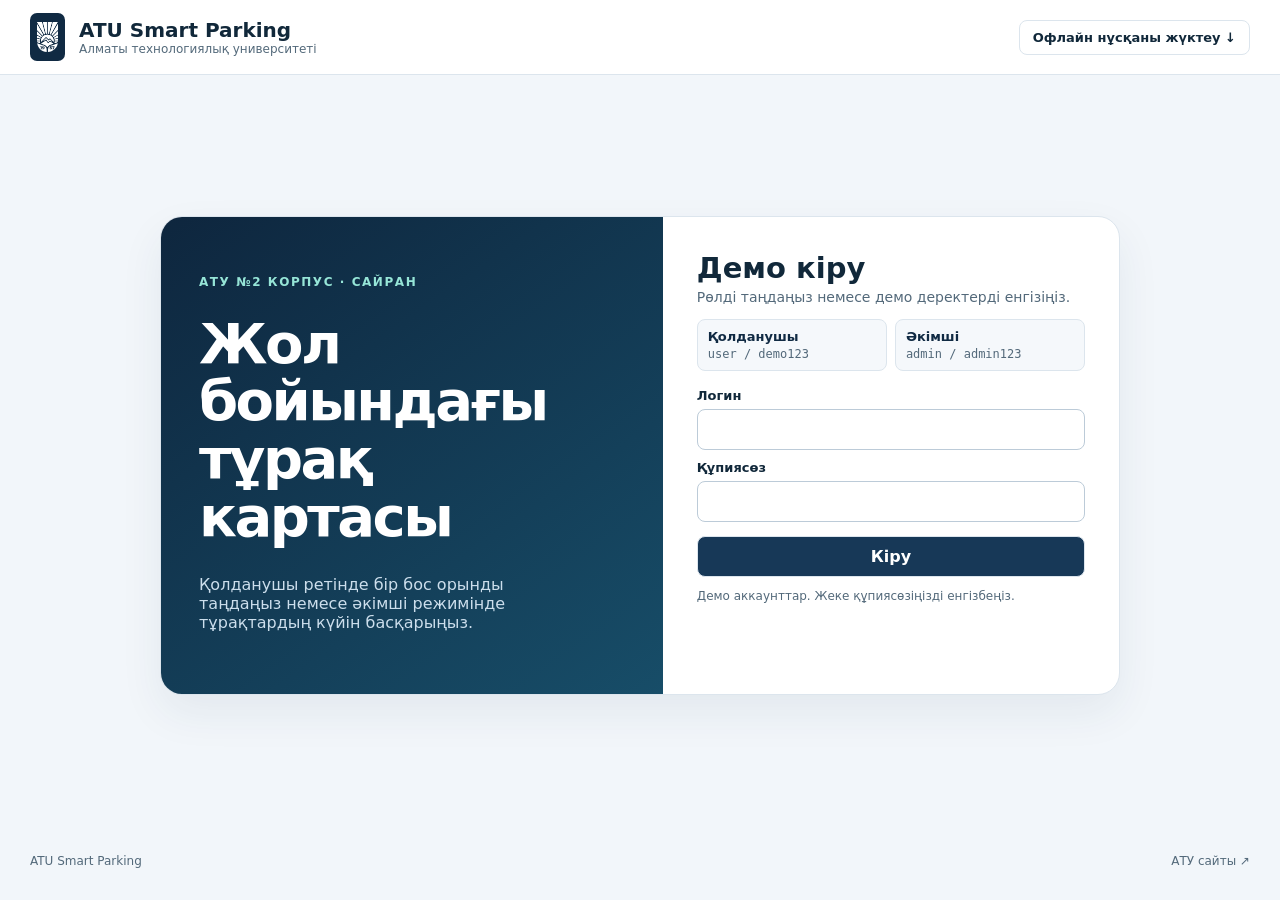
<file: docs/index.html>
<!doctype html>
<html lang="kk">
<head>
<meta charset="utf-8">
<meta name="viewport" content="width=device-width, initial-scale=1">
<meta name="description" content="АТУ Сайран кампусының интерактивті тұрақ картасы">
<title>ATU Smart Parking</title>
<link rel="icon" href="atu.svg" type="image/svg+xml">
<link rel="stylesheet" href="leaflet.css">
<link rel="stylesheet" href="style.css">
<script defer src="leaflet.js"></script>
<script defer src="campus-map.js"></script>
<script defer src="app.js"></script>
<script defer src="login.js"></script>
</head>
<body>
<header><div class="top wrap">
<a class="brand" href="./"><img src="atu.svg" alt="АТУ логотипі"><span>ATU <strong>Smart Parking</strong><small>Алматы технологиялық университеті</small></span></a>
<div class="top-actions">
<a class="campus" id="offline-download" href="atu-parking-offline.html" download>Офлайн нұсқаны жүктеу ↓</a>
<span id="active-role" class="role-tag" hidden></span>
<button id="sign-out" class="campus" type="button" hidden>Шығу</button>
</div>
</div></header>
<main class="wrap login-main" id="login">
<section class="login-panel" aria-labelledby="login-title">
<div class="login-intro">
<p class="location">АТУ №2 КОРПУС · САЙРАН</p>
<h1>Жол бойындағы тұрақ картасы</h1>
<p>Қолданушы ретінде бір бос орынды таңдаңыз немесе әкімші режимінде тұрақтардың күйін басқарыңыз.</p>
</div>
<div class="login-form">
<h2 id="login-title">Демо кіру</h2>
<p>Рөлді таңдаңыз немесе демо деректерді енгізіңіз.</p>
<div class="demo-accounts" aria-label="Демо аккаунттар">
<button type="button" data-demo="user"><strong>Қолданушы</strong><small>user / demo123</small></button>
<button type="button" data-demo="admin"><strong>Әкімші</strong><small>admin / admin123</small></button>
</div>
<form id="login-form">
<label for="username">Логин</label>
<input id="username" name="username" type="text" autocapitalize="none" spellcheck="false" autocomplete="off" required>
<label for="password">Құпиясөз</label>
<input id="password" name="password" type="password" autocomplete="off" required>
<p class="login-error" id="login-error" role="alert" hidden>Демо логин немесе құпиясөз қате.</p>
<button type="submit">Кіру</button>
</form>
<p class="login-note">Демо аккаунттар. Жеке құпиясөзіңізді енгізбеңіз.</p>
</div>
</section>
</main>
<main class="wrap" id="dashboard" hidden>
<section class="hero" aria-labelledby="title">
<div class="hero-content"><p class="location">● &nbsp; АЛМАТЫ · АТУ №2 КОРПУС</p>
<h1 id="title">Сайран кампусының<br>тұрақ картасы</h1>
<p>Картадан тұрақ орнын таңдаңыз және демо модельдегі күйін тексеріңіз.</p>
<button id="find-free" type="button" hidden>Бос орын таңдау ↓</button></div>
<div class="hero-art" aria-hidden="true"><span>P</span></div>
</section>
<section class="stats" aria-label="Тұрақ статистикасы">
<div><span class="dot total"></span><span>Барлық орын</span><strong id="total"></strong></div>
<div><span class="dot free"></span><span>Бос орын</span><strong id="free"></strong></div>
<div><span class="dot busy"></span><span>Бос емес</span><strong id="busy"></strong></div>
</section>
<section class="workspace" aria-label="Карта және тұрақ орындары">
<div class="panel map-panel">
<div class="panel-head"><div><h2>Кампус картасы</h2><p>Фурқат көшесі, 348/4 · Алматы · Офлайн карта</p></div><button id="recenter" type="button" title="Кампусқа оралу" aria-label="Кампусқа оралу">◎</button></div>
<div id="map" aria-label="Сайран кампусының интерактивті картасы"></div>
<div id="map-warning" hidden>Интерактивті карта жүктелмеді.</div>
<div class="legend"><span><i class="dot free"></i>Бос</span><span><i class="dot busy"></i>Бос емес</span><span><i class="dot paid-key"></i>Ақылы орын</span><span><i class="dot total"></i>АТУ корпусы</span></div>
</div>
<aside class="panel side">
<div class="panel-head"><div><h2>Тұрақ орындары</h2><p>Картадан немесе тізімнен таңдаңыз</p></div></div>
<div class="filters" aria-label="Күй бойынша сүзгі"><button data-filter="all" aria-pressed="true">Барлығы</button><button data-filter="free" aria-pressed="false">Бос</button><button data-filter="busy" aria-pressed="false">Бос емес</button></div>
<div id="reservation" class="reservation" tabindex="-1" hidden><span id="reservation-text"></span><button type="button" id="cancel-reservation" hidden>Броньды болдырмау</button></div>
<div id="spots" class="spots"></div>
<div class="detail" id="detail" hidden><div><strong id="choice"></strong><span id="chosen-status"></span></div><p id="chosen-road"></p><button id="toggle" type="button" hidden></button></div>
</aside>
</section>
<section class="notice"><div><strong>Демо режим</strong><p>Көшелер мен ғимараттар OpenStreetMap дерегінен алынды. Жол жиегіндегі орындар демо үшін сызылды. Олардың нақты тұрақ екені тексерілмеген және күйлері датчиктен алынбайды.</p></div><button id="reset" type="button" hidden>Күйлерді қалпына келтіру</button></section>
<span id="announcement" class="sr-only" role="status"></span>
</main>
<dialog id="payment-dialog" aria-labelledby="payment-title">
<form method="dialog">
<h2 id="payment-title">Ақылы орынды брондау</h2>
<p id="payment-spot"></p>
<p>Көрсетілген сома бір броньға есептеледі. Демо режимде ақша алынбайды.</p>
<div class="payment-actions"><button value="cancel" autofocus>Бас тарту</button><button value="confirm">Демо төлемді растау</button></div>
</form>
</dialog>
<footer class="wrap"><span id="offline-state">ATU Smart Parking</span><a href="https://atu.edu.kz/kk/" target="_blank" rel="noopener">АТУ сайты ↗</a></footer>
</body>
</html>
</file>
<file: docs/leaflet.css>
/* required styles */

.leaflet-pane,
.leaflet-tile,
.leaflet-marker-icon,
.leaflet-marker-shadow,
.leaflet-tile-container,
.leaflet-pane > svg,
.leaflet-pane > canvas,
.leaflet-zoom-box,
.leaflet-image-layer,
.leaflet-layer {
	position: absolute;
	left: 0;
	top: 0;
	}
.leaflet-container {
	overflow: hidden;
	}
.leaflet-tile,
.leaflet-marker-icon,
.leaflet-marker-shadow {
	-webkit-user-select: none;
	   -moz-user-select: none;
	        user-select: none;
	  -webkit-user-drag: none;
	}
/* Prevents IE11 from highlighting tiles in blue */
.leaflet-tile::selection {
	background: transparent;
}
/* Safari renders non-retina tile on retina better with this, but Chrome is worse */
.leaflet-safari .leaflet-tile {
	image-rendering: -webkit-optimize-contrast;
	}
/* hack that prevents hw layers "stretching" when loading new tiles */
.leaflet-safari .leaflet-tile-container {
	width: 1600px;
	height: 1600px;
	-webkit-transform-origin: 0 0;
	}
.leaflet-marker-icon,
.leaflet-marker-shadow {
	display: block;
	}
/* .leaflet-container svg: reset svg max-width decleration shipped in Joomla! (joomla.org) 3.x */
/* .leaflet-container img: map is broken in FF if you have max-width: 100% on tiles */
.leaflet-container .leaflet-overlay-pane svg {
	max-width: none !important;
	max-height: none !important;
	}
.leaflet-container .leaflet-marker-pane img,
.leaflet-container .leaflet-shadow-pane img,
.leaflet-container .leaflet-tile-pane img,
.leaflet-container img.leaflet-image-layer,
.leaflet-container .leaflet-tile {
	max-width: none !important;
	max-height: none !important;
	width: auto;
	padding: 0;
	}

.leaflet-container img.leaflet-tile {
	/* See: https://bugs.chromium.org/p/chromium/issues/detail?id=600120 */
	mix-blend-mode: plus-lighter;
}

.leaflet-container.leaflet-touch-zoom {
	-ms-touch-action: pan-x pan-y;
	touch-action: pan-x pan-y;
	}
.leaflet-container.leaflet-touch-drag {
	-ms-touch-action: pinch-zoom;
	/* Fallback for FF which doesn't support pinch-zoom */
	touch-action: none;
	touch-action: pinch-zoom;
}
.leaflet-container.leaflet-touch-drag.leaflet-touch-zoom {
	-ms-touch-action: none;
	touch-action: none;
}
.leaflet-container {
	-webkit-tap-highlight-color: transparent;
}
.leaflet-container a {
	-webkit-tap-highlight-color: rgba(51, 181, 229, 0.4);
}
.leaflet-tile {
	filter: inherit;
	visibility: hidden;
	}
.leaflet-tile-loaded {
	visibility: inherit;
	}
.leaflet-zoom-box {
	width: 0;
	height: 0;
	-moz-box-sizing: border-box;
	     box-sizing: border-box;
	z-index: 800;
	}
/* workaround for https://bugzilla.mozilla.org/show_bug.cgi?id=888319 */
.leaflet-overlay-pane svg {
	-moz-user-select: none;
	}

.leaflet-pane         { z-index: 400; }

.leaflet-tile-pane    { z-index: 200; }
.leaflet-overlay-pane { z-index: 400; }
.leaflet-shadow-pane  { z-index: 500; }
.leaflet-marker-pane  { z-index: 600; }
.leaflet-tooltip-pane   { z-index: 650; }
.leaflet-popup-pane   { z-index: 700; }

.leaflet-map-pane canvas { z-index: 100; }
.leaflet-map-pane svg    { z-index: 200; }

.leaflet-vml-shape {
	width: 1px;
	height: 1px;
	}
.lvml {
	behavior: url(#default#VML);
	display: inline-block;
	position: absolute;
	}


/* control positioning */

.leaflet-control {
	position: relative;
	z-index: 800;
	pointer-events: visiblePainted; /* IE 9-10 doesn't have auto */
	pointer-events: auto;
	}
.leaflet-top,
.leaflet-bottom {
	position: absolute;
	z-index: 1000;
	pointer-events: none;
	}
.leaflet-top {
	top: 0;
	}
.leaflet-right {
	right: 0;
	}
.leaflet-bottom {
	bottom: 0;
	}
.leaflet-left {
	left: 0;
	}
.leaflet-control {
	float: left;
	clear: both;
	}
.leaflet-right .leaflet-control {
	float: right;
	}
.leaflet-top .leaflet-control {
	margin-top: 10px;
	}
.leaflet-bottom .leaflet-control {
	margin-bottom: 10px;
	}
.leaflet-left .leaflet-control {
	margin-left: 10px;
	}
.leaflet-right .leaflet-control {
	margin-right: 10px;
	}


/* zoom and fade animations */

.leaflet-fade-anim .leaflet-popup {
	opacity: 0;
	-webkit-transition: opacity 0.2s linear;
	   -moz-transition: opacity 0.2s linear;
	        transition: opacity 0.2s linear;
	}
.leaflet-fade-anim .leaflet-map-pane .leaflet-popup {
	opacity: 1;
	}
.leaflet-zoom-animated {
	-webkit-transform-origin: 0 0;
	    -ms-transform-origin: 0 0;
	        transform-origin: 0 0;
	}
svg.leaflet-zoom-animated {
	will-change: transform;
}

.leaflet-zoom-anim .leaflet-zoom-animated {
	-webkit-transition: -webkit-transform 0.25s cubic-bezier(0,0,0.25,1);
	   -moz-transition:    -moz-transform 0.25s cubic-bezier(0,0,0.25,1);
	        transition:         transform 0.25s cubic-bezier(0,0,0.25,1);
	}
.leaflet-zoom-anim .leaflet-tile,
.leaflet-pan-anim .leaflet-tile {
	-webkit-transition: none;
	   -moz-transition: none;
	        transition: none;
	}

.leaflet-zoom-anim .leaflet-zoom-hide {
	visibility: hidden;
	}


/* cursors */

.leaflet-interactive {
	cursor: pointer;
	}
.leaflet-grab {
	cursor: -webkit-grab;
	cursor:    -moz-grab;
	cursor:         grab;
	}
.leaflet-crosshair,
.leaflet-crosshair .leaflet-interactive {
	cursor: crosshair;
	}
.leaflet-popup-pane,
.leaflet-control {
	cursor: auto;
	}
.leaflet-dragging .leaflet-grab,
.leaflet-dragging .leaflet-grab .leaflet-interactive,
.leaflet-dragging .leaflet-marker-draggable {
	cursor: move;
	cursor: -webkit-grabbing;
	cursor:    -moz-grabbing;
	cursor:         grabbing;
	}

/* marker & overlays interactivity */
.leaflet-marker-icon,
.leaflet-marker-shadow,
.leaflet-image-layer,
.leaflet-pane > svg path,
.leaflet-tile-container {
	pointer-events: none;
	}

.leaflet-marker-icon.leaflet-interactive,
.leaflet-image-layer.leaflet-interactive,
.leaflet-pane > svg path.leaflet-interactive,
svg.leaflet-image-layer.leaflet-interactive path {
	pointer-events: visiblePainted; /* IE 9-10 doesn't have auto */
	pointer-events: auto;
	}

/* visual tweaks */

.leaflet-container {
	background: #ddd;
	outline-offset: 1px;
	}
.leaflet-container a {
	color: #0078A8;
	}
.leaflet-zoom-box {
	border: 2px dotted #38f;
	background: rgba(255,255,255,0.5);
	}


/* general typography */
.leaflet-container {
	font-family: "Helvetica Neue", Arial, Helvetica, sans-serif;
	font-size: 12px;
	font-size: 0.75rem;
	line-height: 1.5;
	}


/* general toolbar styles */

.leaflet-bar {
	box-shadow: 0 1px 5px rgba(0,0,0,0.65);
	border-radius: 4px;
	}
.leaflet-bar a {
	background-color: #fff;
	border-bottom: 1px solid #ccc;
	width: 26px;
	height: 26px;
	line-height: 26px;
	display: block;
	text-align: center;
	text-decoration: none;
	color: black;
	}
.leaflet-bar a,
.leaflet-control-layers-toggle {
	background-position: 50% 50%;
	background-repeat: no-repeat;
	display: block;
	}
.leaflet-bar a:hover,
.leaflet-bar a:focus {
	background-color: #f4f4f4;
	}
.leaflet-bar a:first-child {
	border-top-left-radius: 4px;
	border-top-right-radius: 4px;
	}
.leaflet-bar a:last-child {
	border-bottom-left-radius: 4px;
	border-bottom-right-radius: 4px;
	border-bottom: none;
	}
.leaflet-bar a.leaflet-disabled {
	cursor: default;
	background-color: #f4f4f4;
	color: #bbb;
	}

.leaflet-touch .leaflet-bar a {
	width: 30px;
	height: 30px;
	line-height: 30px;
	}
.leaflet-touch .leaflet-bar a:first-child {
	border-top-left-radius: 2px;
	border-top-right-radius: 2px;
	}
.leaflet-touch .leaflet-bar a:last-child {
	border-bottom-left-radius: 2px;
	border-bottom-right-radius: 2px;
	}

/* zoom control */

.leaflet-control-zoom-in,
.leaflet-control-zoom-out {
	font: bold 18px 'Lucida Console', Monaco, monospace;
	text-indent: 1px;
	}

.leaflet-touch .leaflet-control-zoom-in, .leaflet-touch .leaflet-control-zoom-out  {
	font-size: 22px;
	}


/* layers control */

.leaflet-control-layers {
	box-shadow: 0 1px 5px rgba(0,0,0,0.4);
	background: #fff;
	border-radius: 5px;
	}
.leaflet-control-layers-toggle {
	background-image: url(images/layers.png);
	width: 36px;
	height: 36px;
	}
.leaflet-retina .leaflet-control-layers-toggle {
	background-image: url(images/layers-2x.png);
	background-size: 26px 26px;
	}
.leaflet-touch .leaflet-control-layers-toggle {
	width: 44px;
	height: 44px;
	}
.leaflet-control-layers .leaflet-control-layers-list,
.leaflet-control-layers-expanded .leaflet-control-layers-toggle {
	display: none;
	}
.leaflet-control-layers-expanded .leaflet-control-layers-list {
	display: block;
	position: relative;
	}
.leaflet-control-layers-expanded {
	padding: 6px 10px 6px 6px;
	color: #333;
	background: #fff;
	}
.leaflet-control-layers-scrollbar {
	overflow-y: scroll;
	overflow-x: hidden;
	padding-right: 5px;
	}
.leaflet-control-layers-selector {
	margin-top: 2px;
	position: relative;
	top: 1px;
	}
.leaflet-control-layers label {
	display: block;
	font-size: 13px;
	font-size: 1.08333em;
	}
.leaflet-control-layers-separator {
	height: 0;
	border-top: 1px solid #ddd;
	margin: 5px -10px 5px -6px;
	}

/* Default icon URLs */
.leaflet-default-icon-path { /* used only in path-guessing heuristic, see L.Icon.Default */
	background-image: url(images/marker-icon.png);
	}


/* attribution and scale controls */

.leaflet-container .leaflet-control-attribution {
	background: #fff;
	background: rgba(255, 255, 255, 0.8);
	margin: 0;
	}
.leaflet-control-attribution,
.leaflet-control-scale-line {
	padding: 0 5px;
	color: #333;
	line-height: 1.4;
	}
.leaflet-control-attribution a {
	text-decoration: none;
	}
.leaflet-control-attribution a:hover,
.leaflet-control-attribution a:focus {
	text-decoration: underline;
	}
.leaflet-attribution-flag {
	display: inline !important;
	vertical-align: baseline !important;
	width: 1em;
	height: 0.6669em;
	}
.leaflet-left .leaflet-control-scale {
	margin-left: 5px;
	}
.leaflet-bottom .leaflet-control-scale {
	margin-bottom: 5px;
	}
.leaflet-control-scale-line {
	border: 2px solid #777;
	border-top: none;
	line-height: 1.1;
	padding: 2px 5px 1px;
	white-space: nowrap;
	-moz-box-sizing: border-box;
	     box-sizing: border-box;
	background: rgba(255, 255, 255, 0.8);
	text-shadow: 1px 1px #fff;
	}
.leaflet-control-scale-line:not(:first-child) {
	border-top: 2px solid #777;
	border-bottom: none;
	margin-top: -2px;
	}
.leaflet-control-scale-line:not(:first-child):not(:last-child) {
	border-bottom: 2px solid #777;
	}

.leaflet-touch .leaflet-control-attribution,
.leaflet-touch .leaflet-control-layers,
.leaflet-touch .leaflet-bar {
	box-shadow: none;
	}
.leaflet-touch .leaflet-control-layers,
.leaflet-touch .leaflet-bar {
	border: 2px solid rgba(0,0,0,0.2);
	background-clip: padding-box;
	}


/* popup */

.leaflet-popup {
	position: absolute;
	text-align: center;
	margin-bottom: 20px;
	}
.leaflet-popup-content-wrapper {
	padding: 1px;
	text-align: left;
	border-radius: 12px;
	}
.leaflet-popup-content {
	margin: 13px 24px 13px 20px;
	line-height: 1.3;
	font-size: 13px;
	font-size: 1.08333em;
	min-height: 1px;
	}
.leaflet-popup-content p {
	margin: 17px 0;
	margin: 1.3em 0;
	}
.leaflet-popup-tip-container {
	width: 40px;
	height: 20px;
	position: absolute;
	left: 50%;
	margin-top: -1px;
	margin-left: -20px;
	overflow: hidden;
	pointer-events: none;
	}
.leaflet-popup-tip {
	width: 17px;
	height: 17px;
	padding: 1px;

	margin: -10px auto 0;
	pointer-events: auto;

	-webkit-transform: rotate(45deg);
	   -moz-transform: rotate(45deg);
	    -ms-transform: rotate(45deg);
	        transform: rotate(45deg);
	}
.leaflet-popup-content-wrapper,
.leaflet-popup-tip {
	background: white;
	color: #333;
	box-shadow: 0 3px 14px rgba(0,0,0,0.4);
	}
.leaflet-container a.leaflet-popup-close-button {
	position: absolute;
	top: 0;
	right: 0;
	border: none;
	text-align: center;
	width: 24px;
	height: 24px;
	font: 16px/24px Tahoma, Verdana, sans-serif;
	color: #757575;
	text-decoration: none;
	background: transparent;
	}
.leaflet-container a.leaflet-popup-close-button:hover,
.leaflet-container a.leaflet-popup-close-button:focus {
	color: #585858;
	}
.leaflet-popup-scrolled {
	overflow: auto;
	}

.leaflet-oldie .leaflet-popup-content-wrapper {
	-ms-zoom: 1;
	}
.leaflet-oldie .leaflet-popup-tip {
	width: 24px;
	margin: 0 auto;

	-ms-filter: "progid:DXImageTransform.Microsoft.Matrix(M11=0.70710678, M12=0.70710678, M21=-0.70710678, M22=0.70710678)";
	filter: progid:DXImageTransform.Microsoft.Matrix(M11=0.70710678, M12=0.70710678, M21=-0.70710678, M22=0.70710678);
	}

.leaflet-oldie .leaflet-control-zoom,
.leaflet-oldie .leaflet-control-layers,
.leaflet-oldie .leaflet-popup-content-wrapper,
.leaflet-oldie .leaflet-popup-tip {
	border: 1px solid #999;
	}


/* div icon */

.leaflet-div-icon {
	background: #fff;
	border: 1px solid #666;
	}


/* Tooltip */
/* Base styles for the element that has a tooltip */
.leaflet-tooltip {
	position: absolute;
	padding: 6px;
	background-color: #fff;
	border: 1px solid #fff;
	border-radius: 3px;
	color: #222;
	white-space: nowrap;
	-webkit-user-select: none;
	-moz-user-select: none;
	-ms-user-select: none;
	user-select: none;
	pointer-events: none;
	box-shadow: 0 1px 3px rgba(0,0,0,0.4);
	}
.leaflet-tooltip.leaflet-interactive {
	cursor: pointer;
	pointer-events: auto;
	}
.leaflet-tooltip-top:before,
.leaflet-tooltip-bottom:before,
.leaflet-tooltip-left:before,
.leaflet-tooltip-right:before {
	position: absolute;
	pointer-events: none;
	border: 6px solid transparent;
	background: transparent;
	content: "";
	}

/* Directions */

.leaflet-tooltip-bottom {
	margin-top: 6px;
}
.leaflet-tooltip-top {
	margin-top: -6px;
}
.leaflet-tooltip-bottom:before,
.leaflet-tooltip-top:before {
	left: 50%;
	margin-left: -6px;
	}
.leaflet-tooltip-top:before {
	bottom: 0;
	margin-bottom: -12px;
	border-top-color: #fff;
	}
.leaflet-tooltip-bottom:before {
	top: 0;
	margin-top: -12px;
	margin-left: -6px;
	border-bottom-color: #fff;
	}
.leaflet-tooltip-left {
	margin-left: -6px;
}
.leaflet-tooltip-right {
	margin-left: 6px;
}
.leaflet-tooltip-left:before,
.leaflet-tooltip-right:before {
	top: 50%;
	margin-top: -6px;
	}
.leaflet-tooltip-left:before {
	right: 0;
	margin-right: -12px;
	border-left-color: #fff;
	}
.leaflet-tooltip-right:before {
	left: 0;
	margin-left: -12px;
	border-right-color: #fff;
	}

/* Printing */

@media print {
	/* Prevent printers from removing background-images of controls. */
	.leaflet-control {
		-webkit-print-color-adjust: exact;
		print-color-adjust: exact;
		}
	}
</file>
<file: docs/style.css>
:root{font-family:"Segoe UI",system-ui,sans-serif;color:#11283a;background:#f2f6fa;--navy:#102a43;--muted:#53697a;--line:#dce5ed;--free:#147957;--busy:#b7433c;--blue:#245aa5}
*{box-sizing:border-box}
body{margin:0}
.wrap{width:min(1220px,calc(100% - 56px));margin-inline:auto}
header{background:white;border-bottom:1px solid var(--line)}
.top,footer{display:flex;align-items:center;justify-content:space-between;gap:16px}
.top{min-height:74px}
a{color:inherit;text-decoration:none}
.brand{display:flex;align-items:center;gap:14px;font-size:20px;font-weight:800}
.brand strong{font-weight:650}
.brand img{width:35px;height:48px;object-fit:contain}
.brand small{display:block;font-size:12px;font-weight:500;color:var(--muted)}
.campus{border:1px solid var(--line);padding:9px 13px;border-radius:8px;font-size:13px;font-weight:650;white-space:nowrap}
.hero{position:relative;isolation:isolate;overflow:hidden;background:linear-gradient(115deg,#0e263e 30%,#123b5c);color:white;border-radius:22px;margin-top:27px;padding:33px 41px 38px}
.location{font-size:12px;letter-spacing:.13em;color:#96e5d7;font-weight:750}
.hero h1{font-size:clamp(32px,5vw,55px);line-height:1.06;letter-spacing:-.046em;margin:14px 0}
.hero p:last-child{margin:0;color:#ccdeec}
.hero-content{position:relative;z-index:1}
.hero-art{position:absolute;right:5%;top:-35%;width:340px;aspect-ratio:1;display:grid;place-items:center;transform:rotate(-12deg);border:1px solid #77c4ce45;border-radius:65px;box-shadow:0 0 0 34px #77c4ce16,0 0 0 69px #77c4ce10}
.hero-art span{font-size:145px;font-weight:800;color:#96e5d74a;border:3px solid currentColor;border-radius:34px;width:179px;height:179px;display:grid;place-items:center;line-height:1}
.stats,.workspace{display:grid;gap:16px;margin-top:18px}
.stats{grid-template-columns:repeat(3,1fr)}
.stats>div,.panel,.notice{background:white;border:1px solid var(--line);border-radius:15px}
.stats>div{padding:15px 18px;display:flex;align-items:center;gap:10px;font-size:14px;color:var(--muted)}
.stats strong{margin-left:auto;font-size:25px;color:var(--navy)}
.dot{display:inline-block;width:9px;height:9px;border-radius:50%;flex:none}
.total{background:var(--blue)}.free{background:var(--free)}.busy{background:var(--busy)}
.workspace{grid-template-columns:minmax(0,1fr) minmax(280px,340px);align-items:start}
.panel{overflow:hidden;min-width:0}
.panel-head{display:flex;align-items:center;justify-content:space-between;padding:17px 20px;gap:10px}
h2{font-size:19px;margin:0 0 4px}
.panel-head p,.notice p{font-size:13px;color:var(--muted);margin:0}
button{font:inherit;cursor:pointer;background:#f5f8fb;border:1px solid var(--line);color:var(--navy);border-radius:8px;font-weight:650}
button:hover,.campus:hover{background:#e6eff7}
button:focus-visible,a:focus-visible{outline:3px solid #3272c1;outline-offset:2px}
#recenter{width:36px;height:36px;font-size:22px}
#map{height:437px;background:#e3ebf0}
#map-warning{padding:8px 20px;color:#713812;background:#fff0da;font-size:13px}
.legend{display:flex;gap:17px;flex-wrap:wrap;padding:12px 20px;color:var(--muted);font-size:12px}
.legend span{display:flex;gap:6px;align-items:center}
.marker{display:grid;place-items:center;border:2px solid white;border-radius:9px;color:white;font-weight:800;box-shadow:0 2px 8px #11283a55}
.marker.selected{outline:3px solid #18324d;z-index:900!important}
.marker-label{font-weight:700;color:#173c68}
.filters{display:flex;gap:5px;padding:0 15px 13px}
.filters button{flex:1;padding:7px 2px;font-size:12px}
.filters button[aria-pressed=true]{background:#173857;color:white;border-color:#173857}
.spots{padding:0 15px 14px;display:grid;grid-template-columns:1fr 1fr;gap:7px;min-height:84px}
.spot{display:flex;align-items:center;gap:7px;text-align:left;padding:9px;font-size:13px;background:white}
.spot small{font-size:11px;color:var(--muted);margin-left:auto;font-weight:500}
.spot[aria-pressed=true]{border-color:var(--blue);background:#edf5ff}
.detail{padding:12px 15px;background:#ecf4fc;border-top:1px solid var(--line)}
.detail div{display:flex;justify-content:space-between;align-items:center;font-size:13px}
.detail button{width:100%;margin-top:8px;padding:8px;background:#173857;color:white}
.notice{margin-top:16px;padding:15px 19px;display:flex;align-items:center;justify-content:space-between;gap:14px}
.notice strong{display:block;margin-bottom:4px;font-size:14px}
.notice button{padding:8px 12px;font-size:12px;flex-shrink:0}
footer{font-size:12px;color:var(--muted);padding-block:18px}
.sr-only{position:absolute;width:1px;height:1px;overflow:hidden;clip-path:inset(50%)}
[hidden]{display:none!important}
@media(max-width:780px){.wrap{width:calc(100% - 30px)}.workspace{grid-template-columns:1fr}.hero{padding:24px}.hero-art{opacity:.45;right:-135px}.stats{gap:7px}.stats>div{padding:9px;gap:6px;font-size:11px}.stats strong{font-size:19px}#map{height:365px}}
@media(max-width:440px){.brand{font-size:16px;gap:8px}.brand small{font-size:10px}.campus{font-size:11px;padding:7px}.notice{align-items:flex-start;flex-direction:column}.stats .dot{display:none}.hero p:last-child{font-size:14px}}
.road-label{color:#405a6e;font-size:11px;text-align:center;white-space:nowrap;font-weight:700;text-shadow:0 1px white,1px 0 white,-1px 0 white,0 -1px white}
.bay-marker{font-size:9px;border-radius:4px;border-width:1px}
.detail p{margin:6px 0 0;font-size:12px;color:var(--muted)}
.brand img{padding:5px 7px;border-radius:7px;background:#102a43}
.top-actions{display:flex;align-items:center;justify-content:flex-end;gap:9px;flex-wrap:wrap}
.role-tag{color:#14644e;background:#e4f3ed;border-radius:8px;padding:7px 10px;font-size:12px;font-weight:750}
.login-main{min-height:calc(100vh - 139px);display:grid;align-items:center;padding-block:28px}
.login-panel{display:grid;grid-template-columns:1.1fr 1fr;max-width:960px;width:100%;margin-inline:auto;border-radius:22px;overflow:hidden;border:1px solid var(--line);background:white;box-shadow:0 18px 44px #19365112}
.login-intro{padding:46px 38px;display:flex;flex-direction:column;justify-content:center;background:linear-gradient(145deg,#0e263e,#174d68);color:white}
.login-intro h1{font-size:clamp(34px,4.8vw,56px);line-height:1.03;letter-spacing:-.045em;margin:14px 0}
.login-intro p:last-child{max-width:350px;color:#ccdeec}
.login-form{padding:34px}
.login-form h2{font-size:29px}
.login-form p{font-size:14px;color:var(--muted);margin:0 0 14px}
.demo-accounts{display:grid;grid-template-columns:1fr 1fr;gap:8px;margin-bottom:17px}
.demo-accounts button{padding:9px 10px;text-align:left;font-size:13px}
.demo-accounts small{display:block;margin-top:3px;color:var(--muted);font:12px Consolas,monospace}
#login-form{display:grid;gap:6px}
#login-form label{font-size:13px;font-weight:650}
#login-form input{min-width:0;width:100%;padding:10px 12px;border-radius:8px;border:1px solid #bccbd8;font:inherit;color:var(--navy);margin-bottom:4px}
#login-form input:focus-visible{outline:2px solid #3272c1;outline-offset:1px}
#login-form button{padding:10px 12px;background:#173857;color:white;margin-top:4px}
#login-form button:hover{background:#21557b}
.login-form .login-note{margin:12px 0 0;font-size:12px}
#login-form .login-error{color:#a32823;margin:0}
@media(max-width:690px){.login-panel{grid-template-columns:1fr}.login-intro,.login-form{padding:22px}.login-intro h1{font-size:33px}.login-intro p:last-child{margin-bottom:0}.top{padding-block:8px}}
.reservation{margin:0 15px 12px;padding:9px 10px;border-radius:8px;background:#e8f3ee;color:#145c45;font-size:13px;font-weight:650}
#find-free{margin-top:18px;padding:10px 15px;background:#b2eadb;border-color:#b2eadb;color:#102a43}
#find-free:hover{background:#d0f6eb}
.spot:has(.spot-action){flex-wrap:wrap;row-gap:6px;border-color:#a9d3c4}
.spot-action{width:100%;padding:5px 4px;background:#e4f3ed;color:#145c45;border-radius:5px;text-align:center;font-weight:750}
.spot:hover .spot-action{background:#cde9dd}
.spot{flex-wrap:wrap;row-gap:5px}
.spot-price{flex-basis:100%;font-size:12px;color:var(--muted)}
.paid-price{color:#8b4f00;font-weight:750}
.paid-key{background:#b86d00}
.marker.paid-spot{outline:2px solid #b86d00}
.marker.paid-spot.selected{outline:3px solid #18324d}
.reservation button{display:block;margin-top:7px;padding:5px 9px;font-size:12px}
#payment-dialog{width:min(420px,calc(100% - 32px));padding:22px;border:1px solid var(--line);border-radius:15px;color:var(--navy)}
#payment-dialog::backdrop{background:#102a437a}
#payment-spot{font-weight:750}
.payment-actions{display:flex;flex-wrap:wrap;justify-content:flex-end;gap:8px}
.payment-actions button{padding:8px 12px}
.payment-actions button[value=confirm]{background:#173857;color:white}
</file>
